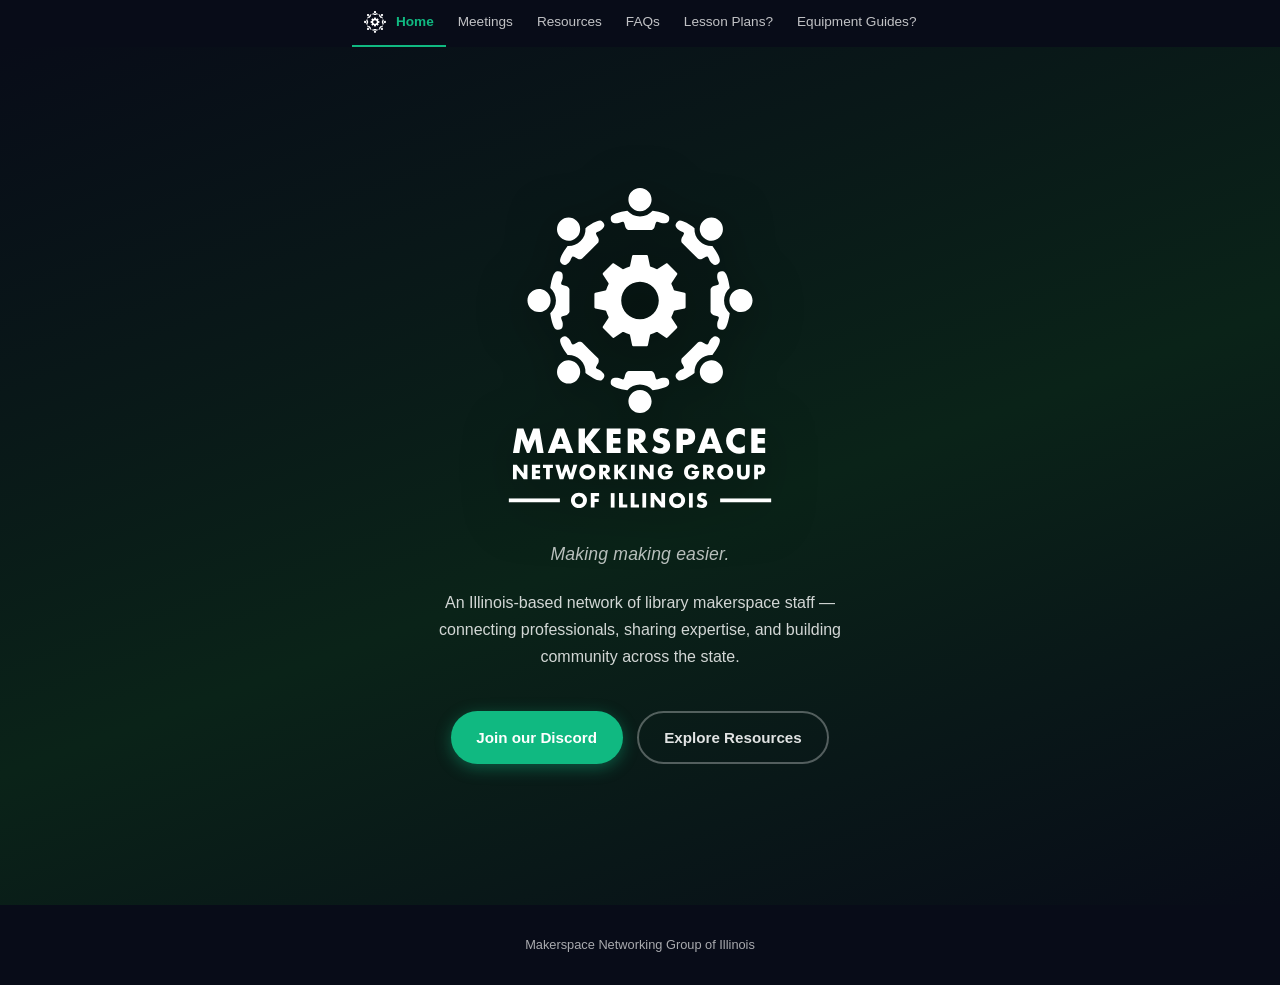
<file: index.html>
<!DOCTYPE html>
<html lang="en">
<head>
  <meta charset="UTF-8">
  <meta name="viewport" content="width=device-width, initial-scale=1.0">
  <meta name="description" content="Makerspace Networking Group — an Illinois-based network of library makerspaces. Making making easier.">
  <title>Makerspace Networking Group of Illinois</title>
  <link rel="icon" href="favicon.svg" type="image/svg+xml">
  <link rel="apple-touch-icon" href="apple-touch-icon.png">
  <link rel="stylesheet" href="css/style.css">
</head>
<body class="home">

  <a class="skip-link" href="#main-content">Skip to main content</a>

  <script src="nav.js"></script>

  <main id="main-content">
    <section class="home-hero" aria-label="Welcome">
      <img class="home-hero__logo"
           src="logo.svg"
           alt="Makerspace Networking Group of Illinois">

      <p class="home-hero__tagline">Making making easier.</p>

      <p class="home-hero__desc">
        An Illinois-based network of library makerspace staff &mdash; connecting professionals,
        sharing expertise, and building community across the state.
      </p>

      <div class="home-hero__actions">
        <a href="https://discord.gg/ucCBwN6cuN"
           class="btn btn--discord"
           target="_blank"
           rel="noopener noreferrer"
           aria-label="Join the MNG Discord community (opens in new tab)">
          Join our Discord
        </a>
        <a href="resources.html" class="btn btn--outline">Explore Resources</a>
      </div>
    </section>
  </main>

  <footer class="site-footer">
    <p>Makerspace Networking Group of Illinois</p>
  </footer>

</body>
</html>
</file>
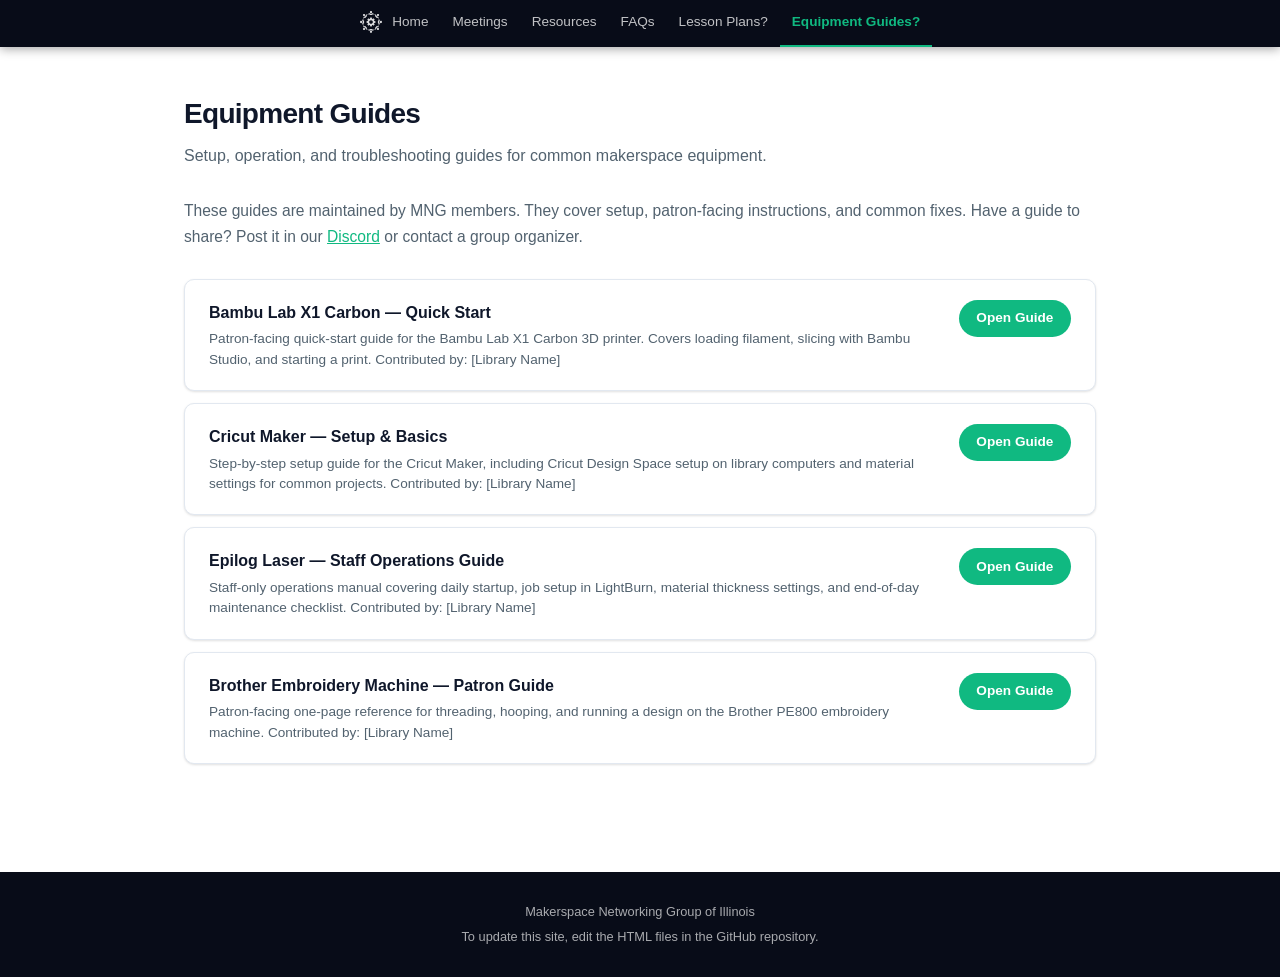
<file: equipment-guides.html>
<!DOCTYPE html>
<html lang="en">
<head>
  <meta charset="UTF-8">
  <meta name="viewport" content="width=device-width, initial-scale=1.0">
  <meta name="description" content="Setup guides, tips, and documentation for common library makerspace equipment.">
  <title>Equipment Guides — Makerspace Networking Group of Illinois</title>
  <link rel="icon" href="favicon.svg" type="image/svg+xml">
  <link rel="apple-touch-icon" href="apple-touch-icon.png">
  <link rel="stylesheet" href="css/style.css">
</head>
<body>

  <a class="skip-link" href="#main-content">Skip to main content</a>

  <script src="nav.js"></script>

  <main id="main-content">
    <div class="page-content">

      <div class="page-heading">
        <h2>Equipment Guides</h2>
        <p>Setup, operation, and troubleshooting guides for common makerspace equipment.</p>
      </div>

      <p class="intro">
        These guides are maintained by MNG members. They cover setup, patron-facing instructions,
        and common fixes. Have a guide to share? Post it in our
        <a href="resources.html">Discord</a> or contact a group organizer.
      </p>

      <!-- =====================================================
           EQUIPMENT GUIDE CARDS
           TO ADD A NEW GUIDE:
             1. Copy one <li> block below (between the dashes)
             2. Paste it before the closing </ul> tag
             3. Update the title, description, and link href
             Use Google Docs, PDFs, or any shareable link in href=""
           ===================================================== -->

      <ul class="content-cards" role="list">

        <!-- ---- Equipment Guide Card ---- -->
        <li class="content-card">
          <div class="content-card__body">
            <div class="content-card__title">Bambu Lab X1 Carbon — Quick Start</div>
            <p class="content-card__desc">
              Patron-facing quick-start guide for the Bambu Lab X1 Carbon 3D printer.
              Covers loading filament, slicing with Bambu Studio, and starting a print.
              Contributed by: [Library Name]
            </p>
          </div>
          <a class="content-card__link"
             href="REPLACE_WITH_DOCUMENT_LINK"
             target="_blank"
             rel="noopener noreferrer"
             aria-label="Open Bambu Lab X1 Carbon quick start guide (opens in new tab)">
            Open&nbsp;Guide
          </a>
        </li>

        <!-- ---- Equipment Guide Card ---- -->
        <li class="content-card">
          <div class="content-card__body">
            <div class="content-card__title">Cricut Maker — Setup &amp; Basics</div>
            <p class="content-card__desc">
              Step-by-step setup guide for the Cricut Maker, including Cricut Design Space
              setup on library computers and material settings for common projects.
              Contributed by: [Library Name]
            </p>
          </div>
          <a class="content-card__link"
             href="REPLACE_WITH_DOCUMENT_LINK"
             target="_blank"
             rel="noopener noreferrer"
             aria-label="Open Cricut Maker setup guide (opens in new tab)">
            Open&nbsp;Guide
          </a>
        </li>

        <!-- ---- Equipment Guide Card ---- -->
        <li class="content-card">
          <div class="content-card__body">
            <div class="content-card__title">Epilog Laser — Staff Operations Guide</div>
            <p class="content-card__desc">
              Staff-only operations manual covering daily startup, job setup in LightBurn,
              material thickness settings, and end-of-day maintenance checklist.
              Contributed by: [Library Name]
            </p>
          </div>
          <a class="content-card__link"
             href="REPLACE_WITH_DOCUMENT_LINK"
             target="_blank"
             rel="noopener noreferrer"
             aria-label="Open Epilog Laser staff operations guide (opens in new tab)">
            Open&nbsp;Guide
          </a>
        </li>

        <!-- ---- Equipment Guide Card ---- -->
        <li class="content-card">
          <div class="content-card__body">
            <div class="content-card__title">Brother Embroidery Machine — Patron Guide</div>
            <p class="content-card__desc">
              Patron-facing one-page reference for threading, hooping, and running a
              design on the Brother PE800 embroidery machine.
              Contributed by: [Library Name]
            </p>
          </div>
          <a class="content-card__link"
             href="REPLACE_WITH_DOCUMENT_LINK"
             target="_blank"
             rel="noopener noreferrer"
             aria-label="Open Brother embroidery machine patron guide (opens in new tab)">
            Open&nbsp;Guide
          </a>
        </li>

        <!-- =====================================================
             ADD NEW EQUIPMENT GUIDES ABOVE THIS LINE
             Copy a <li class="content-card">...</li> from above
             ===================================================== -->

      </ul>

    </div>
  </main>

  <footer class="site-footer">
    <p>Makerspace Networking Group of Illinois</p>
    <p>To update this site, edit the HTML files in the GitHub repository.</p>
  </footer>

</body>
</html>
</file>
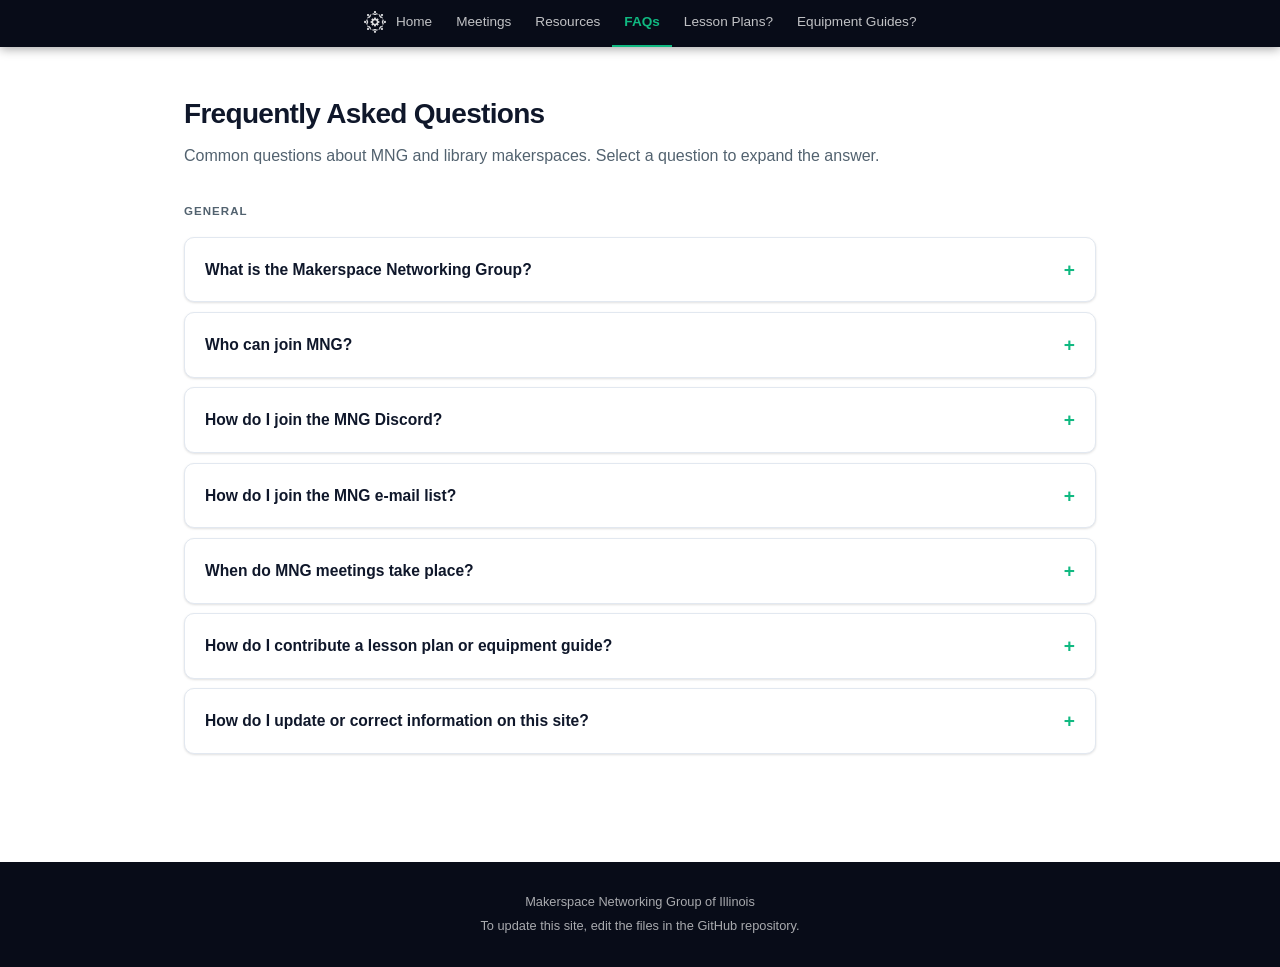
<file: faqs.html>
<!DOCTYPE html>
<html lang="en">
<head>
  <meta charset="UTF-8">
  <meta name="viewport" content="width=device-width, initial-scale=1.0">
  <meta name="description" content="Frequently asked questions about the Makerspace Networking Group.">
  <title>FAQs — Makerspace Networking Group of Illinois</title>
  <link rel="icon" href="favicon.svg" type="image/svg+xml">
  <link rel="apple-touch-icon" href="apple-touch-icon.png">
  <link rel="stylesheet" href="css/style.css">
</head>
<body>

  <a class="skip-link" href="#main-content">Skip to main content</a>

  <script src="nav.js"></script>

  <main id="main-content">
    <div class="page-content">

      <div class="page-heading">
        <h2>Frequently Asked Questions</h2>
        <p>Common questions about MNG and library makerspaces. Select a question to expand the answer.</p>
      </div>

      <!-- FAQs are managed in faqs.js — edit that file to add or update questions. -->
      <script src="faqs.js"></script>

    </div>
  </main>

  <footer class="site-footer">
    <p>Makerspace Networking Group of Illinois</p>
    <p>To update this site, edit the files in the GitHub repository.</p>
  </footer>

</body>
</html>
</file>
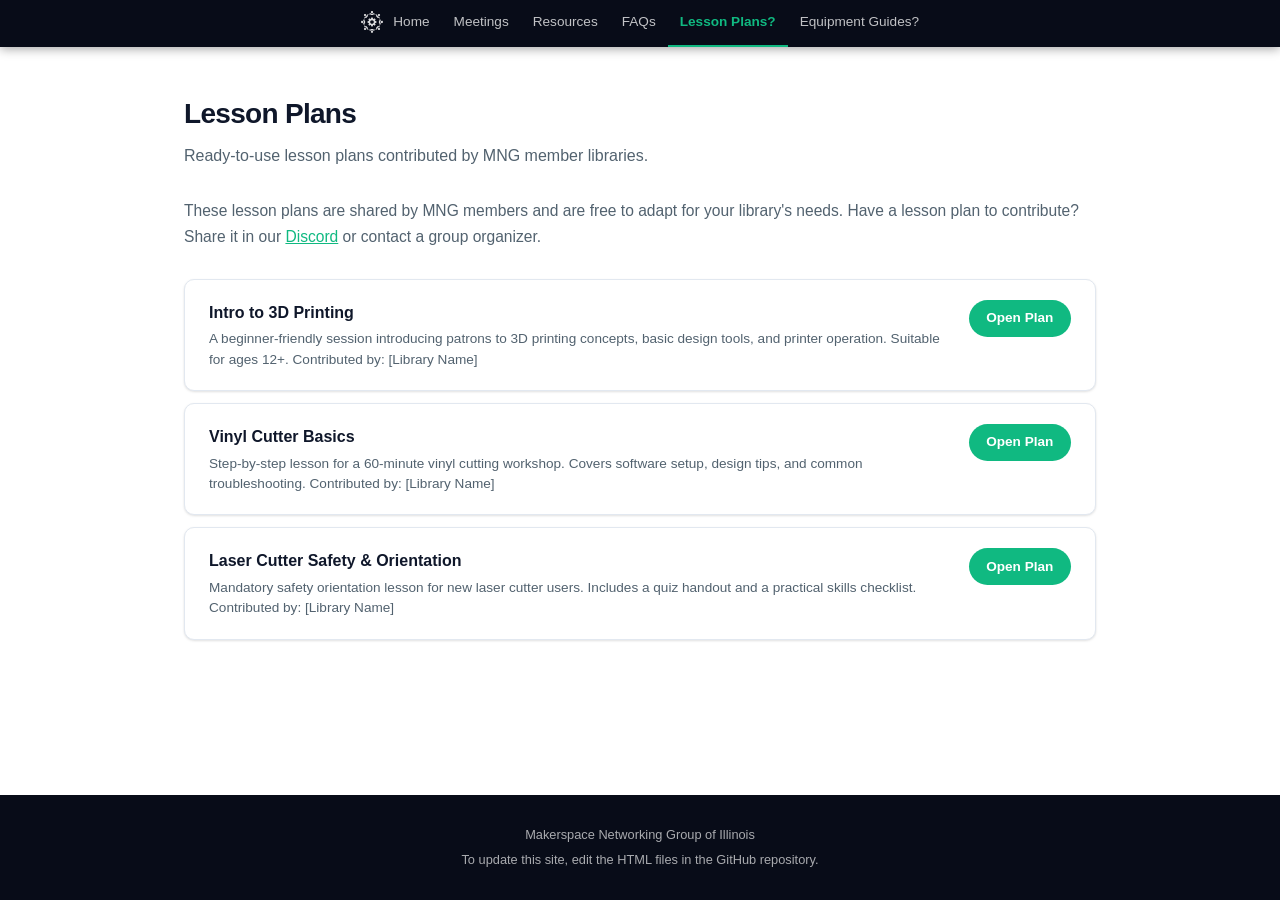
<file: lesson-plans.html>
<!DOCTYPE html>
<html lang="en">
<head>
  <meta charset="UTF-8">
  <meta name="viewport" content="width=device-width, initial-scale=1.0">
  <meta name="description" content="Ready-to-use lesson plans contributed by MNG member library makerspaces.">
  <title>Lesson Plans — Makerspace Networking Group of Illinois</title>
  <link rel="icon" href="favicon.svg" type="image/svg+xml">
  <link rel="apple-touch-icon" href="apple-touch-icon.png">
  <link rel="stylesheet" href="css/style.css">
</head>
<body>

  <a class="skip-link" href="#main-content">Skip to main content</a>

  <script src="nav.js"></script>

  <main id="main-content">
    <div class="page-content">

      <div class="page-heading">
        <h2>Lesson Plans</h2>
        <p>Ready-to-use lesson plans contributed by MNG member libraries.</p>
      </div>

      <p class="intro">
        These lesson plans are shared by MNG members and are free to adapt for your library's needs.
        Have a lesson plan to contribute? Share it in our
        <a href="resources.html">Discord</a> or contact a group organizer.
      </p>

      <!-- =====================================================
           LESSON PLAN CARDS
           TO ADD A NEW LESSON PLAN:
             1. Copy one <li> block below (between the dashes)
             2. Paste it before the closing </ul> tag
             3. Update the title, description, and link href
             If the document is a Google Doc, Canva, PDF, etc.,
             just paste the shareable link into href="..."
           ===================================================== -->

      <ul class="content-cards" role="list">

        <!-- ---- Lesson Plan Card ---- -->
        <li class="content-card">
          <div class="content-card__body">
            <div class="content-card__title">Intro to 3D Printing</div>
            <p class="content-card__desc">
              A beginner-friendly session introducing patrons to 3D printing concepts,
              basic design tools, and printer operation. Suitable for ages 12+.
              Contributed by: [Library Name]
            </p>
          </div>
          <a class="content-card__link"
             href="REPLACE_WITH_DOCUMENT_LINK"
             target="_blank"
             rel="noopener noreferrer"
             aria-label="Open Intro to 3D Printing lesson plan (opens in new tab)">
            Open&nbsp;Plan
          </a>
        </li>

        <!-- ---- Lesson Plan Card ---- -->
        <li class="content-card">
          <div class="content-card__body">
            <div class="content-card__title">Vinyl Cutter Basics</div>
            <p class="content-card__desc">
              Step-by-step lesson for a 60-minute vinyl cutting workshop. Covers
              software setup, design tips, and common troubleshooting.
              Contributed by: [Library Name]
            </p>
          </div>
          <a class="content-card__link"
             href="REPLACE_WITH_DOCUMENT_LINK"
             target="_blank"
             rel="noopener noreferrer"
             aria-label="Open Vinyl Cutter Basics lesson plan (opens in new tab)">
            Open&nbsp;Plan
          </a>
        </li>

        <!-- ---- Lesson Plan Card ---- -->
        <li class="content-card">
          <div class="content-card__body">
            <div class="content-card__title">Laser Cutter Safety &amp; Orientation</div>
            <p class="content-card__desc">
              Mandatory safety orientation lesson for new laser cutter users.
              Includes a quiz handout and a practical skills checklist.
              Contributed by: [Library Name]
            </p>
          </div>
          <a class="content-card__link"
             href="REPLACE_WITH_DOCUMENT_LINK"
             target="_blank"
             rel="noopener noreferrer"
             aria-label="Open Laser Cutter Safety lesson plan (opens in new tab)">
            Open&nbsp;Plan
          </a>
        </li>

        <!-- =====================================================
             ADD NEW LESSON PLANS ABOVE THIS LINE
             Copy a <li class="content-card">...</li> from above
             ===================================================== -->

      </ul>

    </div>
  </main>

  <footer class="site-footer">
    <p>Makerspace Networking Group of Illinois</p>
    <p>To update this site, edit the HTML files in the GitHub repository.</p>
  </footer>

</body>
</html>
</file>
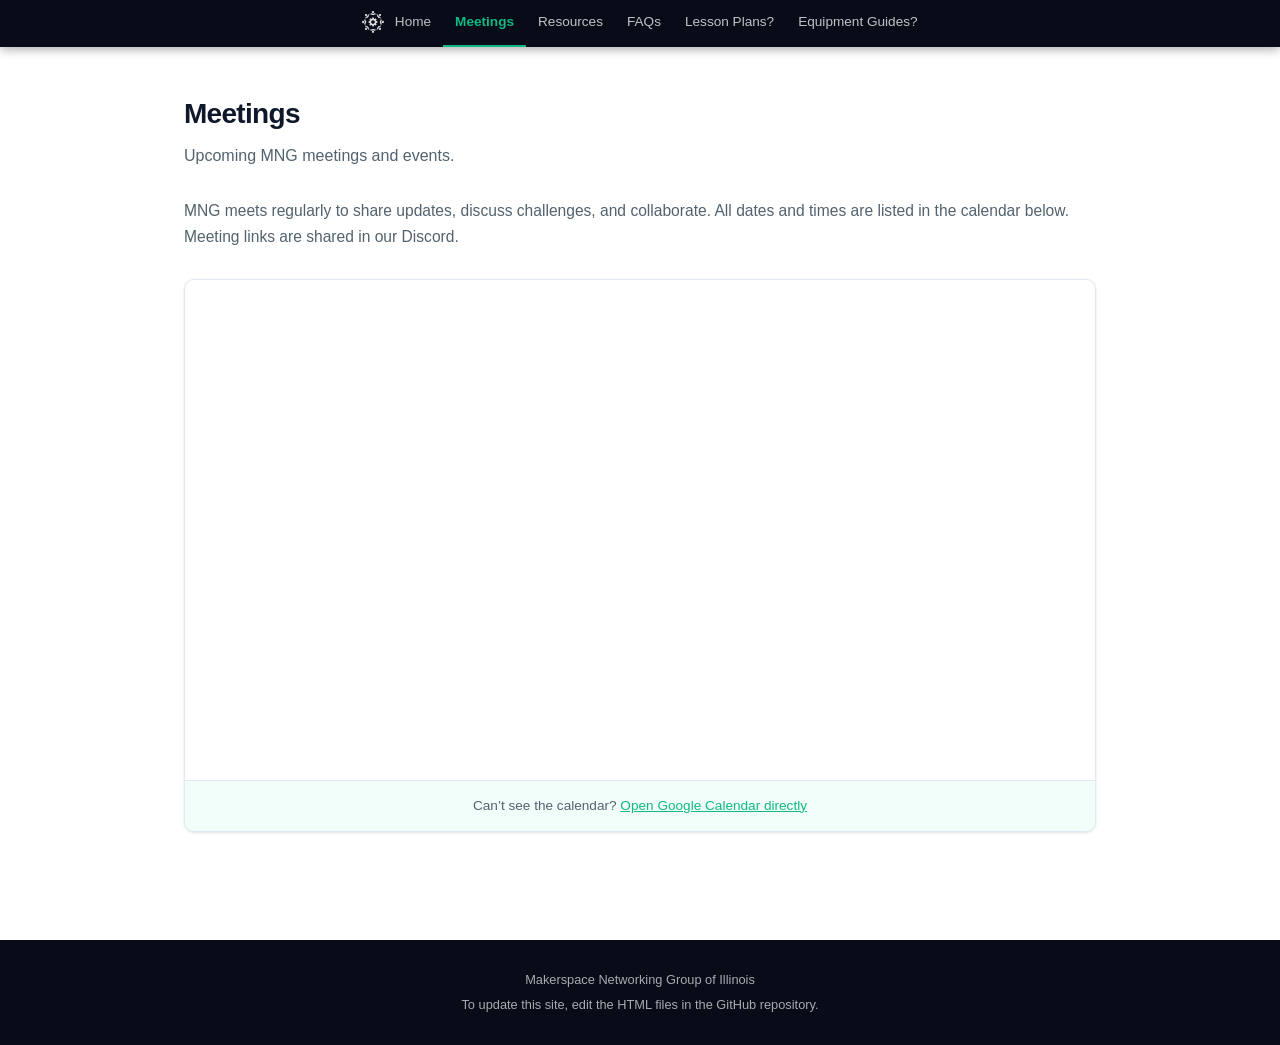
<file: meetings.html>
<!DOCTYPE html>
<html lang="en">
<head>
  <meta charset="UTF-8">
  <meta name="viewport" content="width=device-width, initial-scale=1.0">
  <meta name="description" content="View upcoming Makerspace Networking Group meetings and events.">
  <title>Meetings — Makerspace Networking Group of Illinois</title>
  <link rel="icon" href="favicon.svg" type="image/svg+xml">
  <link rel="apple-touch-icon" href="apple-touch-icon.png">
  <link rel="stylesheet" href="css/style.css">
</head>
<body>

  <a class="skip-link" href="#main-content">Skip to main content</a>

  <script src="nav.js"></script>

  <main id="main-content">
    <div class="page-content">

      <div class="page-heading">
        <h2>Meetings</h2>
        <p>Upcoming MNG meetings and events.</p>
      </div>

      <p class="intro">
        MNG meets regularly to share updates, discuss challenges, and collaborate. All dates and times
        are listed in the calendar below. Meeting links are shared in our Discord.
      </p>

      <!-- =====================================================
           CALENDAR EMBED
           To update: replace the src URL below with your
           public Google Calendar embed URL.
           Steps:
             1. Open Google Calendar
             2. Click the three dots next to the calendar name
             3. Select "Settings and sharing"
             4. Scroll to "Integrate calendar" > copy the
                "Embed code" src URL
             5. Paste it into the iframe src attribute below
           ===================================================== -->
      <div class="calendar-wrapper">
        <iframe
          src="https://calendar.google.com/calendar/embed?src=REPLACE_WITH_YOUR_CALENDAR_ID%40group.calendar.google.com&ctz=America%2FChicago"
          title="MNG Meetings Calendar"
          width="800"
          height="500"
          frameborder="0"
          scrolling="no"
          loading="lazy"
          aria-label="Google Calendar showing upcoming MNG meetings">
        </iframe>
        <p class="calendar-fallback">
          Can&rsquo;t see the calendar?
          <a href="https://calendar.google.com/calendar/r" target="_blank" rel="noopener noreferrer">
            Open Google Calendar directly
          </a>
        </p>
      </div>

    </div>
  </main>

  <footer class="site-footer">
    <p>Makerspace Networking Group of Illinois</p>
    <p>To update this site, edit the HTML files in the GitHub repository.</p>
  </footer>

</body>
</html>
</file>
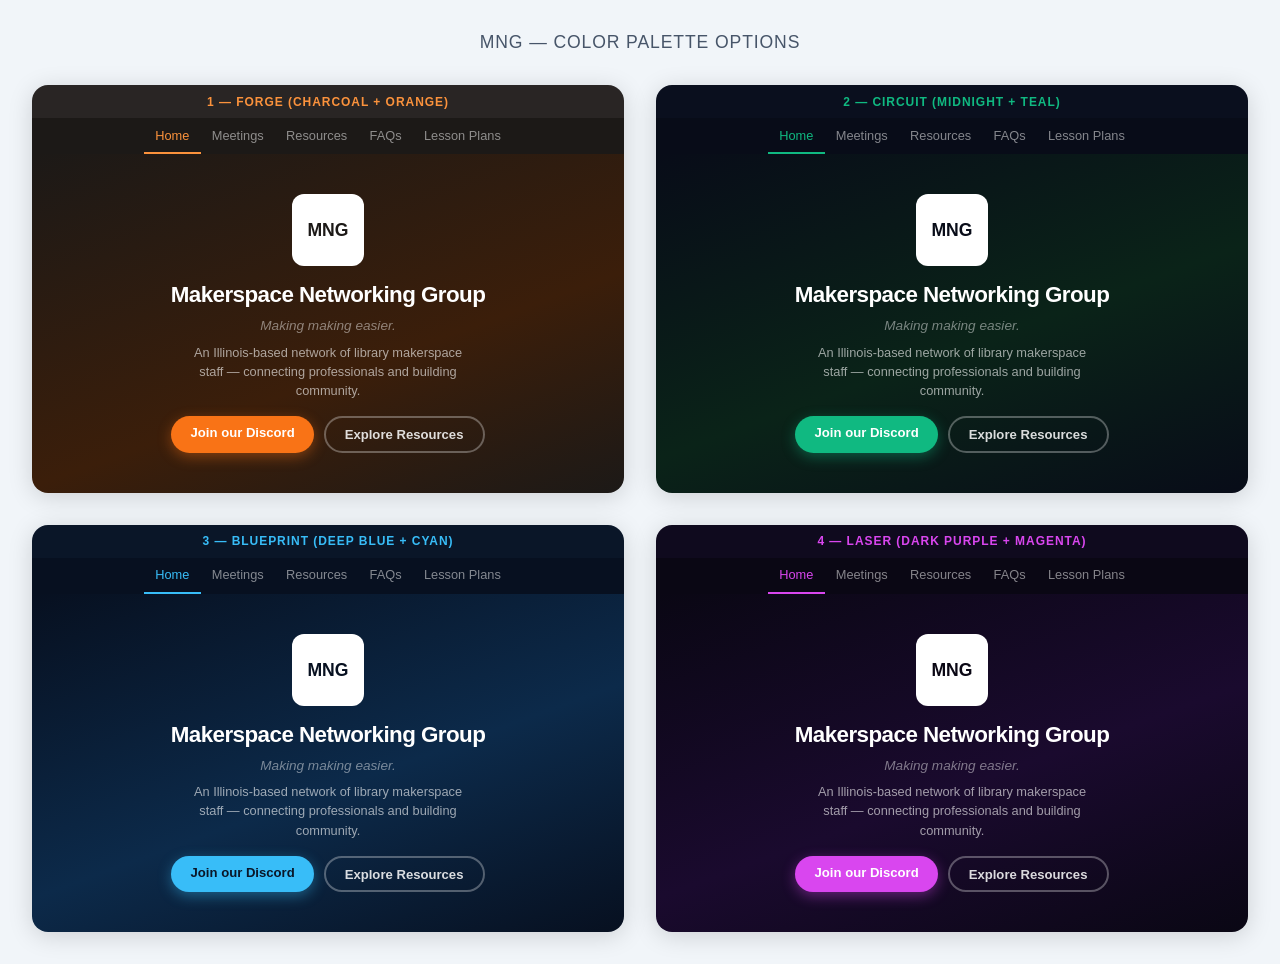
<file: palette-preview.html>
<!DOCTYPE html>
<html lang="en">
<head>
  <meta charset="UTF-8">
  <meta name="viewport" content="width=device-width, initial-scale=1.0">
  <title>MNG Color Palette Preview</title>
  <style>
    * { box-sizing: border-box; margin: 0; padding: 0; }
    body { font-family: -apple-system, BlinkMacSystemFont, "Segoe UI", Roboto, sans-serif; background: #f1f5f9; padding: 2rem; }
    h1 { text-align: center; font-size: 1.1rem; color: #475569; margin-bottom: 2rem; font-weight: 500; letter-spacing: 0.05em; text-transform: uppercase; }

    .grid { display: grid; grid-template-columns: repeat(auto-fill, minmax(420px, 1fr)); gap: 2rem; }

    .palette { border-radius: 16px; overflow: hidden; box-shadow: 0 4px 24px rgb(0 0 0/15%); }
    .palette__label { padding: 0.6rem 1rem; font-size: 0.75rem; font-weight: 700; letter-spacing: 0.08em; text-transform: uppercase; text-align: center; }

    /* NAV */
    .palette__nav { display: flex; justify-content: center; gap: 0; padding: 0 1rem; }
    .palette__nav a { display: block; padding: 0.6rem 0.7rem; font-size: 0.8rem; font-weight: 500; text-decoration: none; border-bottom: 2px solid transparent; white-space: nowrap; }

    /* HERO */
    .palette__hero { padding: 2.5rem 2rem; text-align: center; display: flex; flex-direction: column; align-items: center; gap: 0.6rem; }
    .palette__logo { width: 72px; height: 72px; border-radius: 12px; display: flex; align-items: center; justify-content: center; font-size: 1.1rem; font-weight: 800; margin-bottom: 0.4rem; }
    .palette__name { font-size: 1.4rem; font-weight: 800; letter-spacing: -0.025em; }
    .palette__tagline { font-size: 0.85rem; font-style: italic; }
    .palette__desc { font-size: 0.8rem; line-height: 1.5; max-width: 280px; }
    .palette__btns { display: flex; gap: 0.6rem; flex-wrap: wrap; justify-content: center; margin-top: 0.4rem; }
    .btn { padding: 0.55rem 1.2rem; border-radius: 9999px; font-size: 0.82rem; font-weight: 600; text-decoration: none; cursor: default; }

    /* ── 1. FORGE ── */
    .forge .palette__label  { background: #292524; color: #fb923c; }
    .forge .palette__nav    { background: #1c1917; }
    .forge .palette__nav a  { color: rgba(255,255,255,0.5); }
    .forge .palette__nav a.active { color: #fb923c; border-bottom-color: #fb923c; }
    .forge .palette__hero   { background: linear-gradient(160deg, #1c1917 0%, #3b1e0a 60%, #1c1917 100%); }
    .forge .palette__logo   { background: #fff; color: #1c1917; }
    .forge .palette__name   { color: #fff; }
    .forge .palette__tagline { color: rgba(255,255,255,0.45); }
    .forge .palette__desc   { color: rgba(255,255,255,0.6); }
    .forge .btn-primary     { background: #f97316; color: #fff; box-shadow: 0 4px 14px rgb(249 115 22/40%); }
    .forge .btn-outline     { border: 2px solid rgba(255,255,255,0.3); color: rgba(255,255,255,0.85); }

    /* ── 2. CIRCUIT ── */
    .circuit .palette__label { background: #0a0f1e; color: #10b981; }
    .circuit .palette__nav   { background: #080c18; }
    .circuit .palette__nav a { color: rgba(255,255,255,0.5); }
    .circuit .palette__nav a.active { color: #10b981; border-bottom-color: #10b981; }
    .circuit .palette__hero  { background: linear-gradient(160deg, #080c18 0%, #0a2318 55%, #080c18 100%); }
    .circuit .palette__logo  { background: #fff; color: #080c18; }
    .circuit .palette__name  { color: #fff; }
    .circuit .palette__tagline { color: rgba(255,255,255,0.45); }
    .circuit .palette__desc  { color: rgba(255,255,255,0.6); }
    .circuit .btn-primary    { background: #10b981; color: #fff; box-shadow: 0 4px 14px rgb(16 185 129/40%); }
    .circuit .btn-outline    { border: 2px solid rgba(255,255,255,0.3); color: rgba(255,255,255,0.85); }

    /* ── 3. BLUEPRINT ── */
    .blueprint .palette__label { background: #0a1628; color: #38bdf8; }
    .blueprint .palette__nav   { background: #071020; }
    .blueprint .palette__nav a { color: rgba(255,255,255,0.5); }
    .blueprint .palette__nav a.active { color: #38bdf8; border-bottom-color: #38bdf8; }
    .blueprint .palette__hero  { background: linear-gradient(160deg, #071020 0%, #0c2a4a 55%, #071020 100%); }
    .blueprint .palette__logo  { background: #fff; color: #071020; }
    .blueprint .palette__name  { color: #fff; }
    .blueprint .palette__tagline { color: rgba(255,255,255,0.45); }
    .blueprint .palette__desc  { color: rgba(255,255,255,0.6); }
    .blueprint .btn-primary    { background: #38bdf8; color: #0a1628; box-shadow: 0 4px 14px rgb(56 189 248/40%); }
    .blueprint .btn-outline    { border: 2px solid rgba(255,255,255,0.3); color: rgba(255,255,255,0.85); }

    /* ── 4. LASER ── */
    .laser .palette__label { background: #0f0a1e; color: #d946ef; }
    .laser .palette__nav   { background: #0a0714; }
    .laser .palette__nav a { color: rgba(255,255,255,0.5); }
    .laser .palette__nav a.active { color: #d946ef; border-bottom-color: #d946ef; }
    .laser .palette__hero  { background: linear-gradient(160deg, #0a0714 0%, #1a0a2e 55%, #0a0714 100%); }
    .laser .palette__logo  { background: #fff; color: #0a0714; }
    .laser .palette__name  { color: #fff; }
    .laser .palette__tagline { color: rgba(255,255,255,0.45); }
    .laser .palette__desc  { color: rgba(255,255,255,0.6); }
    .laser .btn-primary    { background: #d946ef; color: #fff; box-shadow: 0 4px 14px rgb(217 70 239/40%); }
    .laser .btn-outline    { border: 2px solid rgba(255,255,255,0.3); color: rgba(255,255,255,0.85); }
  </style>
</head>
<body>

  <h1>MNG — Color Palette Options</h1>

  <div class="grid">

    <!-- 1. FORGE -->
    <div class="palette forge">
      <div class="palette__label">1 — Forge (charcoal + orange)</div>
      <div class="palette__nav">
        <a class="active">Home</a><a>Meetings</a><a>Resources</a><a>FAQs</a><a>Lesson Plans</a>
      </div>
      <div class="palette__hero">
        <div class="palette__logo">MNG</div>
        <div class="palette__name">Makerspace Networking Group</div>
        <div class="palette__tagline">Making making easier.</div>
        <div class="palette__desc">An Illinois-based network of library makerspace staff — connecting professionals and building community.</div>
        <div class="palette__btns">
          <span class="btn btn-primary">Join our Discord</span>
          <span class="btn btn-outline">Explore Resources</span>
        </div>
      </div>
    </div>

    <!-- 2. CIRCUIT -->
    <div class="palette circuit">
      <div class="palette__label">2 — Circuit (midnight + teal)</div>
      <div class="palette__nav">
        <a class="active">Home</a><a>Meetings</a><a>Resources</a><a>FAQs</a><a>Lesson Plans</a>
      </div>
      <div class="palette__hero">
        <div class="palette__logo">MNG</div>
        <div class="palette__name">Makerspace Networking Group</div>
        <div class="palette__tagline">Making making easier.</div>
        <div class="palette__desc">An Illinois-based network of library makerspace staff — connecting professionals and building community.</div>
        <div class="palette__btns">
          <span class="btn btn-primary">Join our Discord</span>
          <span class="btn btn-outline">Explore Resources</span>
        </div>
      </div>
    </div>

    <!-- 3. BLUEPRINT -->
    <div class="palette blueprint">
      <div class="palette__label">3 — Blueprint (deep blue + cyan)</div>
      <div class="palette__nav">
        <a class="active">Home</a><a>Meetings</a><a>Resources</a><a>FAQs</a><a>Lesson Plans</a>
      </div>
      <div class="palette__hero">
        <div class="palette__logo">MNG</div>
        <div class="palette__name">Makerspace Networking Group</div>
        <div class="palette__tagline">Making making easier.</div>
        <div class="palette__desc">An Illinois-based network of library makerspace staff — connecting professionals and building community.</div>
        <div class="palette__btns">
          <span class="btn btn-primary">Join our Discord</span>
          <span class="btn btn-outline">Explore Resources</span>
        </div>
      </div>
    </div>

    <!-- 4. LASER -->
    <div class="palette laser">
      <div class="palette__label">4 — Laser (dark purple + magenta)</div>
      <div class="palette__nav">
        <a class="active">Home</a><a>Meetings</a><a>Resources</a><a>FAQs</a><a>Lesson Plans</a>
      </div>
      <div class="palette__hero">
        <div class="palette__logo">MNG</div>
        <div class="palette__name">Makerspace Networking Group</div>
        <div class="palette__tagline">Making making easier.</div>
        <div class="palette__desc">An Illinois-based network of library makerspace staff — connecting professionals and building community.</div>
        <div class="palette__btns">
          <span class="btn btn-primary">Join our Discord</span>
          <span class="btn btn-outline">Explore Resources</span>
        </div>
      </div>
    </div>

  </div>

</body>
</html>
</file>
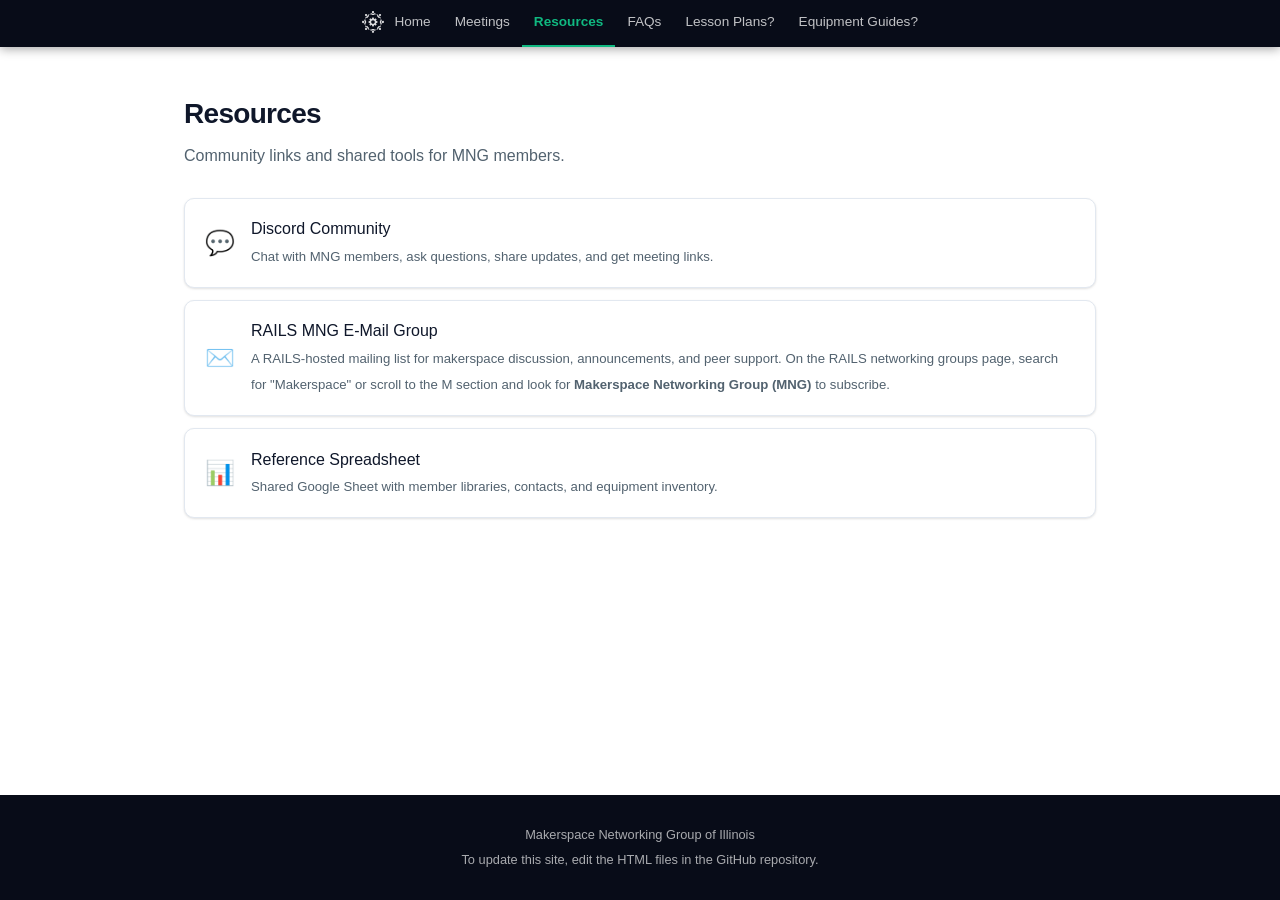
<file: resources.html>
<!DOCTYPE html>
<html lang="en">
<head>
  <meta charset="UTF-8">
  <meta name="viewport" content="width=device-width, initial-scale=1.0">
  <meta name="description" content="Links to MNG community resources including Discord, reference spreadsheet, and more.">
  <title>Resources — Makerspace Networking Group of Illinois</title>
  <link rel="icon" href="favicon.svg" type="image/svg+xml">
  <link rel="apple-touch-icon" href="apple-touch-icon.png">
  <link rel="stylesheet" href="css/style.css">
</head>
<body>

  <a class="skip-link" href="#main-content">Skip to main content</a>

  <script src="nav.js"></script>

  <main id="main-content">
    <div class="page-content">

      <div class="page-heading">
        <h2>Resources</h2>
        <p>Community links and shared tools for MNG members.</p>
      </div>

      <!-- =====================================================
           RESOURCE LINKS
           To add a new link, copy one <li> block below,
           update the href, icon, label, and description.
           All links open in a new tab (target="_blank").
           ===================================================== -->
      <ul class="resource-list" role="list">

        <!-- Discord -->
        <li>
          <a href="https://discord.gg/ucCBwN6cuN"
             target="_blank"
             rel="noopener noreferrer"
             aria-label="Join MNG on Discord (opens in new tab)">
            <span class="resource-icon" aria-hidden="true">💬</span>
            <span>
              <span class="resource-label">Discord Community</span>
              <span class="resource-desc">Chat with MNG members, ask questions, share updates, and get meeting links.</span>
            </span>
          </a>
        </li>

        <!-- RAILS MNG E-Mail Group -->
        <li>
          <a href="https://railslibraries.org/networking/groups"
             target="_blank"
             rel="noopener noreferrer"
             aria-label="Join the RAILS MNG e-mail group (opens in new tab)">
            <span class="resource-icon" aria-hidden="true">✉️</span>
            <span>
              <span class="resource-label">RAILS MNG E-Mail Group</span>
              <span class="resource-desc">A RAILS-hosted mailing list for makerspace discussion, announcements, and peer support. On the RAILS networking groups page, search for "Makerspace" or scroll to the M section and look for <strong>Makerspace Networking Group (MNG)</strong> to subscribe.</span>
            </span>
          </a>
        </li>

        <!-- Reference Spreadsheet -->
        <li>
          <a href="REPLACE_WITH_SPREADSHEET_LINK"
             target="_blank"
             rel="noopener noreferrer"
             aria-label="Open MNG reference spreadsheet (opens in new tab)">
            <span class="resource-icon" aria-hidden="true">📊</span>
            <span>
              <span class="resource-label">Reference Spreadsheet</span>
              <span class="resource-desc">Shared Google Sheet with member libraries, contacts, and equipment inventory.</span>
            </span>
          </a>
        </li>

        <!-- =====================================================
             ADD MORE LINKS HERE
             Copy the <li> block above and fill in:
               href  — the URL
               aria-label — describe the link for screen readers
               resource-icon — an emoji that represents the link
               resource-label — the link title
               resource-desc  — a short description
             ===================================================== -->

      </ul>

    </div>
  </main>

  <footer class="site-footer">
    <p>Makerspace Networking Group of Illinois</p>
    <p>To update this site, edit the HTML files in the GitHub repository.</p>
  </footer>

</body>
</html>
</file>
<file: css/style.css>
/* =============================================================
   Makerspace Networking Group of Illinois — Stylesheet
   WCAG 2.1 AA compliant · no dependencies · static site
   ============================================================= */

/* ---------- Design Tokens ---------- */
:root {
  --bg:         #ffffff;
  --bg-subtle:  #f0fdf9;
  --text:       #0f172a;
  --text-muted: #52626f;
  --accent:     #10b981;
  --accent-h:   #059669;
  --dark:       #080c18;
  --border:     #e2e8f0;
  --focus:      #f59e0b;
  --radius:     10px;
  --shadow:     0 1px 3px rgb(0 0 0/8%), 0 1px 2px rgb(0 0 0/5%);
  --shadow-up:  0 8px 24px rgb(0 0 0/12%);
  --font:       -apple-system, BlinkMacSystemFont, "Segoe UI", Roboto,
                "Helvetica Neue", sans-serif;
  --max:        960px;
  --pad:        1.5rem;
}

/* ---------- Reset ---------- */
*, *::before, *::after { box-sizing: border-box; margin: 0; padding: 0; }
img, svg { display: block; max-width: 100%; }

/* ---------- Base ---------- */
html { font-size: 100%; scroll-behavior: smooth; }

body {
  font-family: var(--font);
  font-size: 1rem;
  line-height: 1.65;
  color: var(--text);
  background: var(--bg);
  min-height: 100vh;
  display: flex;
  flex-direction: column;
}

main { flex: 1; }

/* ---------- Skip Link ---------- */
.skip-link {
  position: absolute;
  top: -4rem;
  left: var(--pad);
  background: var(--focus);
  color: #000;
  font-weight: 700;
  padding: 0.5rem 1rem;
  border-radius: var(--radius);
  text-decoration: none;
  z-index: 9999;
  transition: top 0.15s;
}
.skip-link:focus { top: 0.75rem; }

/* ---------- Focus ---------- */
:focus-visible {
  outline: 3px solid var(--focus);
  outline-offset: 3px;
  border-radius: 3px;
}
:focus:not(:focus-visible) { outline: none; }

/* =============================================
   NAV
   ============================================= */
.home-nav {
  background: var(--dark);
  box-shadow: 0 2px 10px rgb(0 0 0/35%);
}

.home-nav ul {
  list-style: none;
  max-width: var(--max);
  margin: 0 auto;
  padding: 0 var(--pad);
  display: flex;
  flex-wrap: wrap;
  justify-content: center;
  gap: 0;
}

.home-nav a {
  display: flex;
  align-items: center;
  gap: 0.65rem;
  padding: 0.7rem 0.75rem;
  color: rgba(255,255,255,0.75);
  font-size: 0.85rem;
  font-weight: 500;
  text-decoration: none;
  border-bottom: 2px solid transparent;
  transition: color 0.15s;
  white-space: nowrap;
}

.home-nav a img {
  width: 22px;
  height: 22px;
  flex-shrink: 0;
  opacity: 0.85;
  transition: opacity 0.15s;
}

.home-nav a:hover { color: #fff; }
.home-nav a:hover img { opacity: 1; }
.home-nav a[aria-current="page"] {
  color: #10b981;
  font-weight: 600;
  border-bottom-color: #10b981;
}
.home-nav a[aria-current="page"] img { opacity: 1; }

/* =============================================
   HOME HERO
   ============================================= */
.home-hero {
  background: linear-gradient(160deg, #080c18 0%, #0a2318 55%, #080c18 100%);
  min-height: calc(100vh - 42px);
  display: flex;
  flex-direction: column;
  align-items: center;
  justify-content: center;
  text-align: center;
  padding: 4rem var(--pad);
  color: #fff;
}

.home-hero__logo {
  max-width: 420px;
  max-height: 320px;
  width: 80%;
  height: auto;
  margin-bottom: 2rem;
  filter: drop-shadow(0 8px 24px rgb(0 0 0/50%));
}

.home-hero__tagline {
  font-size: 1.1rem;
  color: rgba(255,255,255,0.72);
  font-style: italic;
  letter-spacing: 0.01em;
  margin-bottom: 1.25rem;
}

.home-hero__desc {
  font-size: 1rem;
  color: rgba(255,255,255,0.82);
  line-height: 1.7;
  max-width: 460px;
  margin-bottom: 2.5rem;
}

.home-hero__actions {
  display: flex;
  gap: 0.875rem;
  justify-content: center;
  flex-wrap: wrap;
}

/* =============================================
   BUTTONS
   ============================================= */
.btn {
  display: inline-flex;
  align-items: center;
  gap: 0.45rem;
  padding: 0.75rem 1.6rem;
  border-radius: 9999px;
  font-size: 0.95rem;
  font-weight: 600;
  text-decoration: none;
  transition: background 0.15s, transform 0.12s, box-shadow 0.15s;
  white-space: nowrap;
}

.btn:hover { transform: translateY(-2px); }

.btn--discord {
  background: var(--accent);
  color: #fff;
  box-shadow: 0 4px 16px rgb(16 185 129/40%);
}
.btn--discord:hover {
  background: var(--accent-h);
  box-shadow: 0 6px 22px rgb(16 185 129/50%);
}

.btn--outline {
  border: 2px solid rgba(255,255,255,0.3);
  color: rgba(255,255,255,0.88);
  background: transparent;
}
.btn--outline:hover {
  border-color: rgba(255,255,255,0.65);
  color: #fff;
  background: rgba(255,255,255,0.07);
}

/* =============================================
   PAGE CONTENT
   ============================================= */
.page-content {
  max-width: var(--max);
  margin: 2.75rem auto;
  padding: 0 var(--pad);
}

.page-heading {
  margin-bottom: 1.75rem;
}

.page-heading h2 {
  font-size: 1.75rem;
  font-weight: 800;
  letter-spacing: -0.025em;
  color: var(--text);
}

.page-heading p {
  color: var(--text-muted);
  margin-top: 0.4rem;
}

/* =============================================
   INTRO TEXT
   ============================================= */
.intro {
  color: var(--text-muted);
  font-size: 0.975rem;
  line-height: 1.7;
  margin-bottom: 1.75rem;
}

.intro a { color: var(--accent); }

/* =============================================
   RESOURCE LIST
   ============================================= */
.resource-list {
  list-style: none;
  display: flex;
  flex-direction: column;
  gap: 0.75rem;
  margin-top: 1rem;
}

.resource-list li {
  border: 1px solid var(--border);
  border-radius: var(--radius);
  background: var(--bg);
  box-shadow: var(--shadow);
}

.resource-list a {
  display: flex;
  align-items: center;
  gap: 1rem;
  padding: 1.1rem 1.25rem;
  text-decoration: none;
  color: var(--text);
  font-weight: 500;
  border-radius: var(--radius);
  transition: background 0.15s;
}

.resource-list a:hover { background: var(--bg-subtle); }

.resource-icon { font-size: 1.5rem; flex-shrink: 0; }
.resource-label { font-size: 1rem; display: block; }
.resource-desc { font-size: 0.825rem; color: var(--text-muted); font-weight: 400; }

/* =============================================
   FAQ ACCORDION
   ============================================= */
.faq-list {
  list-style: none;
  display: flex;
  flex-direction: column;
  gap: 0.6rem;
  margin-top: 1rem;
}

.faq-list details {
  border: 1px solid var(--border);
  border-radius: var(--radius);
  background: var(--bg);
  box-shadow: var(--shadow);
  overflow: hidden;
}

.faq-list summary {
  cursor: pointer;
  padding: 1rem 1.25rem;
  font-weight: 600;
  font-size: 0.975rem;
  list-style: none;
  display: flex;
  align-items: center;
  justify-content: space-between;
  gap: 0.75rem;
  user-select: none;
  transition: background 0.15s;
}

.faq-list summary::-webkit-details-marker { display: none; }

.faq-list summary::after {
  content: "+";
  font-size: 1.2rem;
  font-weight: 600;
  color: var(--accent);
  flex-shrink: 0;
}

.faq-list details[open] summary {
  background: var(--bg-subtle);
  border-bottom: 1px solid var(--border);
}

.faq-list details[open] summary::after { content: "−"; }
.faq-list summary:hover { background: var(--bg-subtle); }

.faq-answer {
  padding: 1rem 1.25rem;
  color: var(--text-muted);
  font-size: 0.95rem;
  line-height: 1.7;
}

.faq-answer p + p { margin-top: 0.75rem; }
.faq-answer a { color: var(--accent); }

.faq-q-text { flex: 1; }

.faq-copy-btn {
  display: inline-flex;
  align-items: center;
  justify-content: center;
  flex-shrink: 0;
  width: 1.6rem;
  height: 1.6rem;
  border: none;
  background: transparent;
  color: var(--text-muted);
  border-radius: 4px;
  cursor: pointer;
  opacity: 0;
  transition: opacity 0.15s, color 0.15s, background 0.15s;
}
.faq-list summary:hover .faq-copy-btn,
.faq-list details[open] .faq-copy-btn { opacity: 1; }
.faq-copy-btn:hover { color: var(--accent); background: var(--bg-subtle); }
.faq-copy-btn--copied { color: var(--accent); opacity: 1; }

.faq-category {
  font-size: 0.72rem;
  font-weight: 700;
  text-transform: uppercase;
  letter-spacing: 0.09em;
  color: var(--text-muted);
  margin: 2rem 0 0.6rem;
}
.faq-category:first-child { margin-top: 1rem; }

/* =============================================
   CONTENT CARDS (lesson plans / equipment guides)
   ============================================= */
.content-cards {
  list-style: none;
  display: flex;
  flex-direction: column;
  gap: 0.75rem;
  margin-top: 1rem;
}

.content-card {
  border: 1px solid var(--border);
  border-radius: var(--radius);
  background: var(--bg);
  padding: 1.25rem 1.5rem;
  display: flex;
  justify-content: space-between;
  align-items: flex-start;
  gap: 1rem;
  flex-wrap: wrap;
  box-shadow: var(--shadow);
}

.content-card__body { flex: 1; min-width: 0; }

.content-card__title {
  font-size: 1rem;
  font-weight: 700;
  color: var(--text);
  margin-bottom: 0.2rem;
}

.content-card__desc {
  font-size: 0.85rem;
  color: var(--text-muted);
  line-height: 1.5;
}

.content-card__link {
  display: inline-flex;
  align-items: center;
  padding: 0.45rem 1.1rem;
  background: var(--accent);
  color: #fff;
  border-radius: 9999px;
  text-decoration: none;
  font-size: 0.85rem;
  font-weight: 600;
  white-space: nowrap;
  transition: background 0.15s;
  flex-shrink: 0;
}

.content-card__link:hover { background: var(--accent-h); }

/* =============================================
   CALENDAR
   ============================================= */
.calendar-wrapper {
  margin-top: 1.5rem;
  border: 1px solid var(--border);
  border-radius: var(--radius);
  overflow: hidden;
  box-shadow: var(--shadow);
}

.calendar-wrapper iframe {
  display: block;
  width: 100%;
  min-height: 500px;
  border: none;
}

.calendar-fallback {
  padding: 0.875rem 1.25rem;
  background: var(--bg-subtle);
  font-size: 0.85rem;
  color: var(--text-muted);
  text-align: center;
  border-top: 1px solid var(--border);
}

.calendar-fallback a { color: var(--accent); }

/* =============================================
   FOOTER
   ============================================= */
.site-footer {
  background: var(--dark);
  color: rgba(255,255,255,0.65);
  font-size: 0.8rem;
  text-align: center;
  padding: 1.75rem var(--pad);
  margin-top: 4rem;
  line-height: 1.9;
}

.site-footer a { color: rgba(255,255,255,0.85); text-decoration: underline; }

body.home .site-footer { margin-top: 0; }

/* =============================================
   RESPONSIVE
   ============================================= */
@media (max-width: 700px) {
  .home-nav a { padding: 0.5rem 0.6rem; font-size: 0.8rem; }
  .home-hero { padding: 3.5rem var(--pad) 3.25rem; }
  .content-card { flex-direction: column; }
  .content-card__link { align-self: flex-start; }
}

/* =============================================
   PRINT
   ============================================= */
@media print {
  .home-nav, .skip-link { display: none; }
  body { font-size: 12pt; color: #000; }
  a::after { content: " (" attr(href) ")"; font-size: 10pt; }
}
</file>
